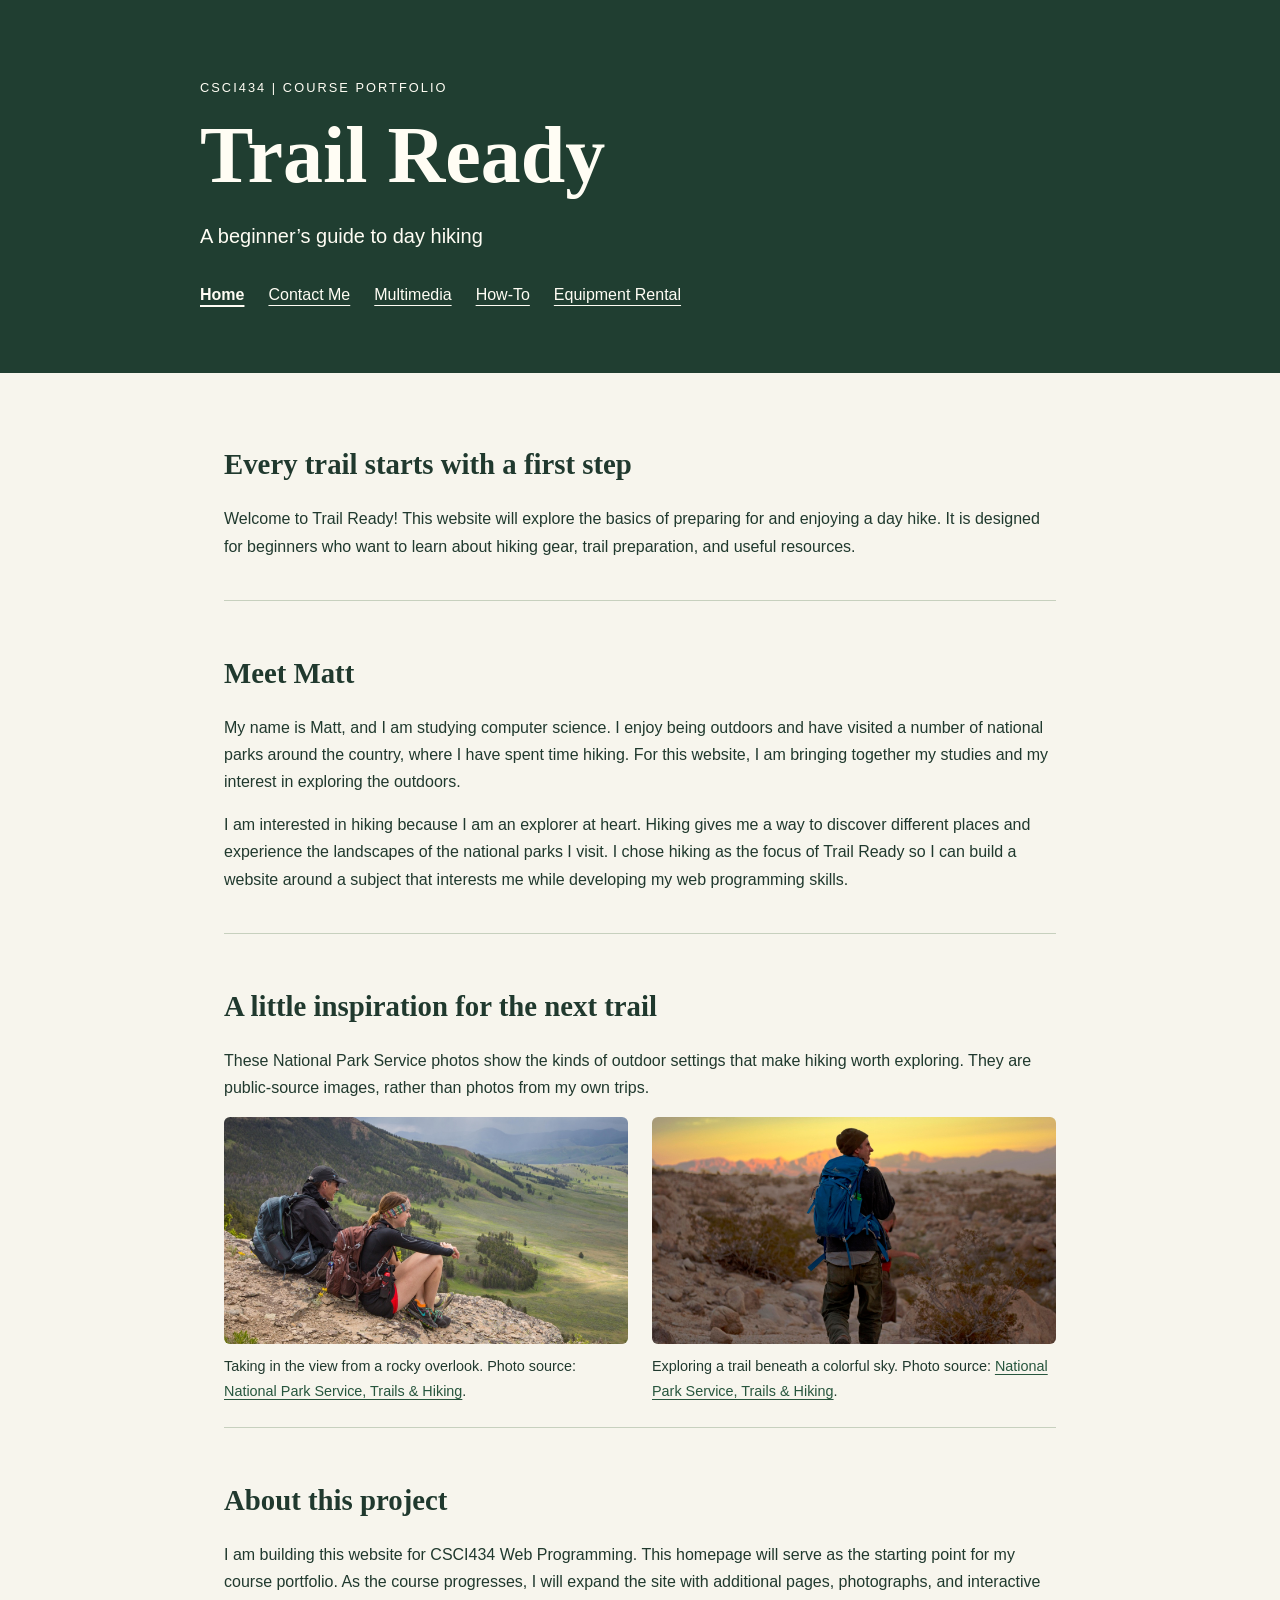
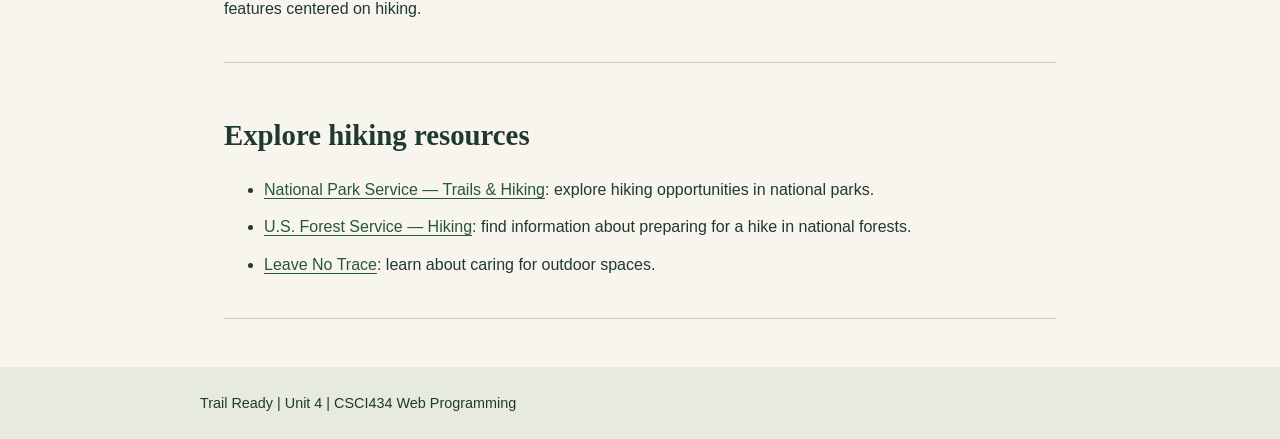
<file: index.html>
<!DOCTYPE html>
<html lang="en">
<head>
  <meta charset="UTF-8">
  <meta name="viewport" content="width=device-width, initial-scale=1.0">
  <meta name="description" content="Trail Ready: a beginner day-hiking website and CSCI434 course portfolio.">
  <title>Trail Ready | Day Hiking for Beginners</title>
  <link rel="stylesheet" href="styles.css">
</head>
<body>
  <header>
    <div class="container">
      <p class="label">CSCI434 | Course Portfolio</p>
      <h1>Trail Ready</h1>
      <p class="subtitle">A beginner’s guide to day hiking</p>
      <nav aria-label="Main navigation">
        <a href="index.html" aria-current="page">Home</a>
        <a href="contact.html">Contact Me</a>
        <a href="multimedia.html">Multimedia</a>
        <a href="howto.html">How-To</a>
        <a href="rental.html">Equipment Rental</a>
      </nav>
    </div>
  </header>
  <main class="container">
    <section id="welcome">
      <h2>Every trail starts with a first step</h2>
      <p>Welcome to Trail Ready! This website will explore the basics of preparing for and enjoying a day hike. It is designed for beginners who want to learn about hiking gear, trail preparation, and useful resources.</p>
    </section>
    <section id="about">
      <h2>Meet Matt</h2>
      <p>My name is Matt, and I am studying computer science. I enjoy being outdoors and have visited a number of national parks around the country, where I have spent time hiking. For this website, I am bringing together my studies and my interest in exploring the outdoors.</p>
      <p>I am interested in hiking because I am an explorer at heart. Hiking gives me a way to discover different places and experience the landscapes of the national parks I visit. I chose hiking as the focus of Trail Ready so I can build a website around a subject that interests me while developing my web programming skills.</p>
    </section>
    <section id="photos">
      <h2>A little inspiration for the next trail</h2>
      <p>These National Park Service photos show the kinds of outdoor settings that make hiking worth exploring. They are public-source images, rather than photos from my own trips.</p>
      <div class="photo-grid">
        <figure>
          <img src="images/hiking-overlook.jpg" alt="Two hikers with backpacks sit on a rocky overlook above green hills." width="5760" height="3240">
          <figcaption>Taking in the view from a rocky overlook. Photo source: <a href="https://www.nps.gov/subjects/trails/index.htm">National Park Service, Trails &amp; Hiking</a>.</figcaption>
        </figure>
        <figure>
          <img src="images/hiker-sunset.jpg" alt="A hiker carrying a blue backpack walks along a trail with sunlit cliffs in the distance." width="5888" height="3312" loading="lazy">
          <figcaption>Exploring a trail beneath a colorful sky. Photo source: <a href="https://www.nps.gov/subjects/trails/index.htm">National Park Service, Trails &amp; Hiking</a>.</figcaption>
        </figure>
      </div>
    </section>
    <section id="project">
      <h2>About this project</h2>
      <p>I am building this website for CSCI434 Web Programming. This homepage will serve as the starting point for my course portfolio. As the course progresses, I will expand the site with additional pages, photographs, and interactive features centered on hiking.</p>
    </section>
    <section id="resources">
      <h2>Explore hiking resources</h2>
      <ul>
        <li><a href="https://www.nps.gov/subjects/trails/index.htm">National Park Service — Trails &amp; Hiking</a>: explore hiking opportunities in national parks.</li>
        <li><a href="https://www.fs.usda.gov/visit/know-before-you-go/hiking">U.S. Forest Service — Hiking</a>: find information about preparing for a hike in national forests.</li>
        <li><a href="https://lnt.org/">Leave No Trace</a>: learn about caring for outdoor spaces.</li>
      </ul>
    </section>
  </main>
  <footer><div class="container">Trail Ready | Unit 4 | CSCI434 Web Programming</div></footer>
</body>
</html>
</file>
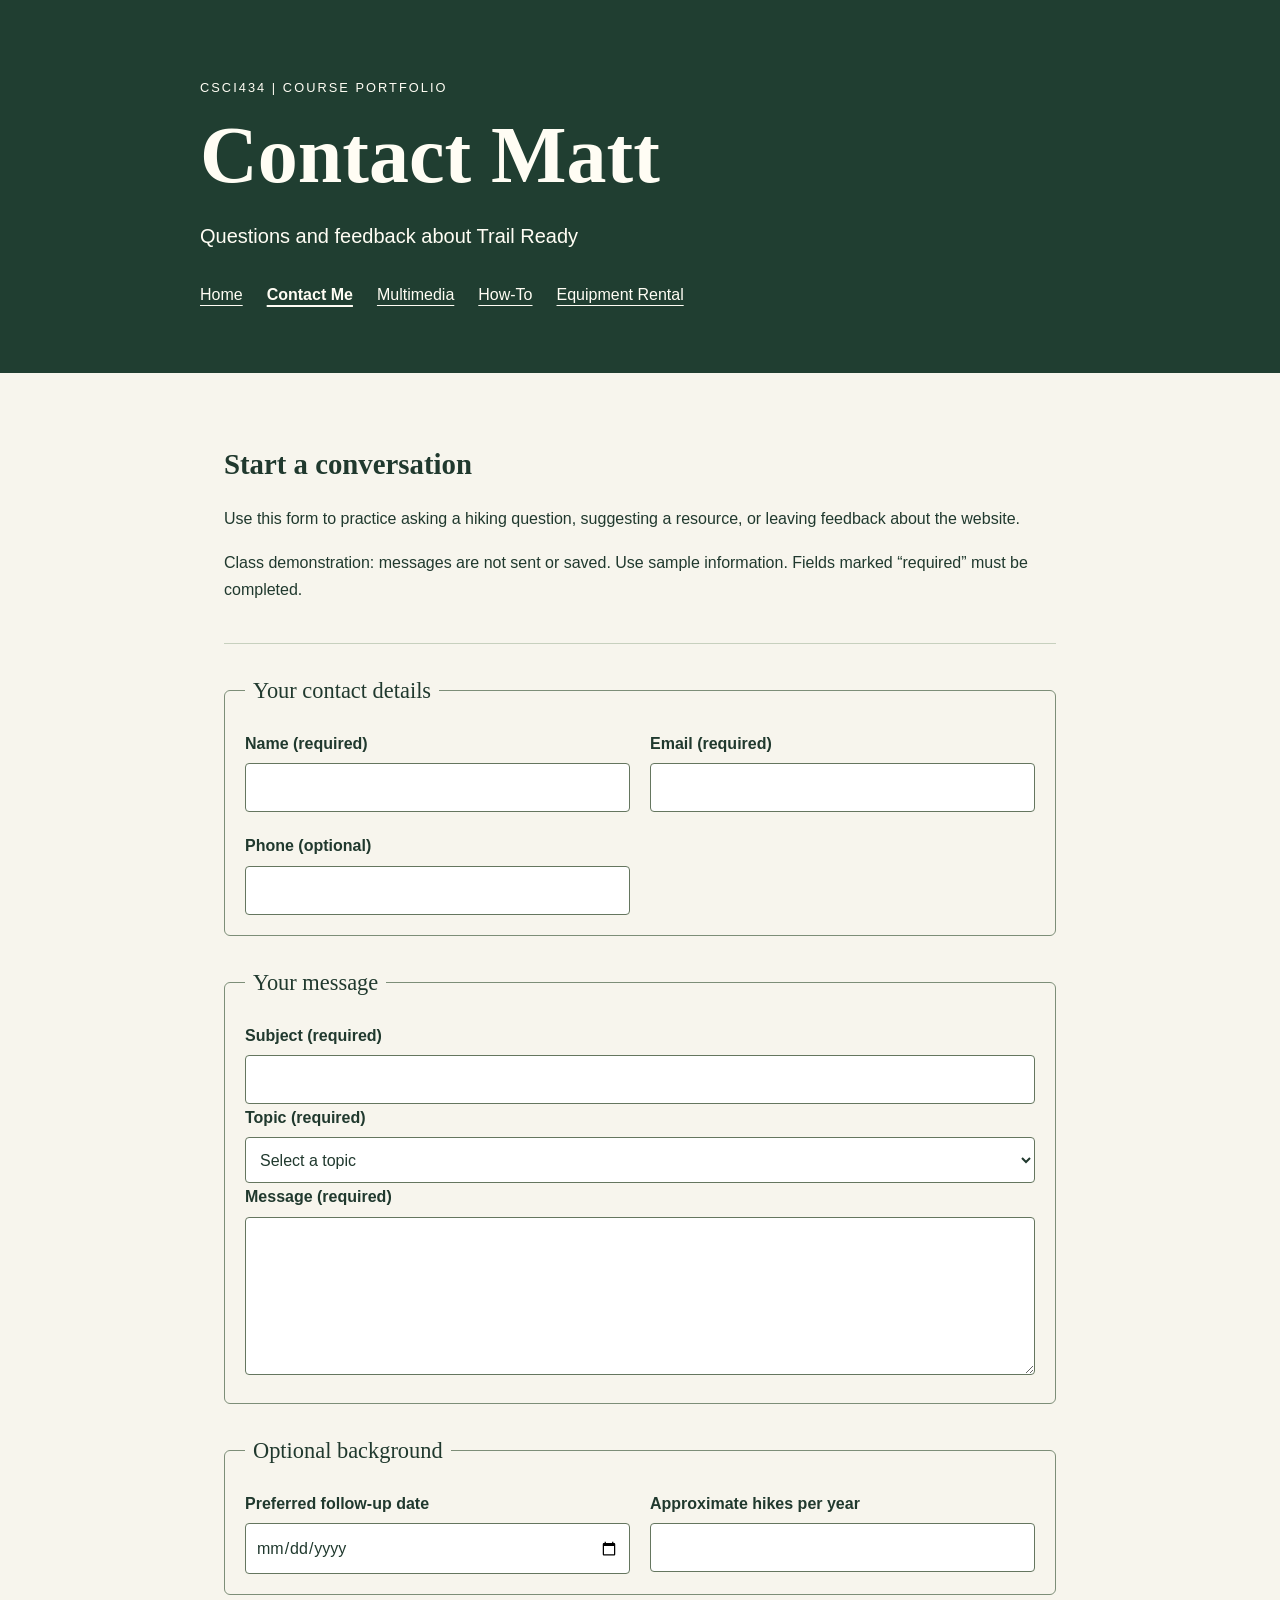
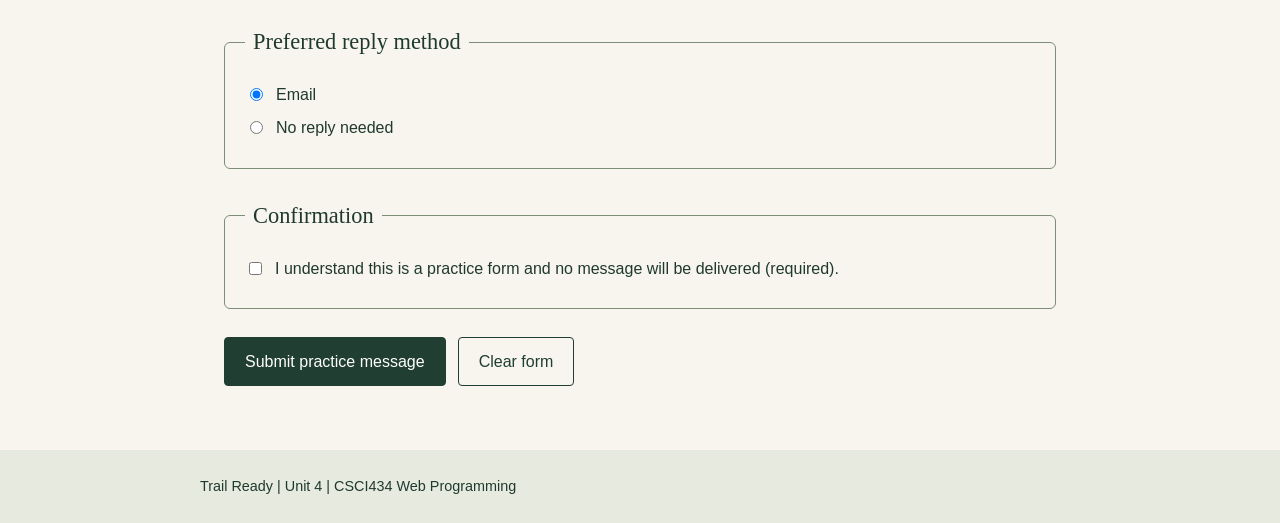
<file: contact.html>
<!DOCTYPE html>
<html lang="en">
<head>
  <meta charset="UTF-8">
  <meta name="viewport" content="width=device-width, initial-scale=1.0">
  <meta name="description" content="Contact Matt with questions or feedback about Trail Ready.">
  <title>Contact Matt | Trail Ready</title>
  <link rel="stylesheet" href="styles.css">
</head>
<body>
  <header>
    <div class="container">
      <p class="label">CSCI434 | Course Portfolio</p>
      <h1>Contact Matt</h1>
      <p class="subtitle">Questions and feedback about Trail Ready</p>
      <nav aria-label="Main navigation">
        <a href="index.html">Home</a>
        <a href="contact.html" aria-current="page">Contact Me</a>
        <a href="multimedia.html">Multimedia</a>
        <a href="howto.html">How-To</a>
        <a href="rental.html">Equipment Rental</a>
      </nav>
    </div>
  </header>
  <main class="container">
    <section aria-labelledby="contact-introduction">
      <h2 id="contact-introduction">Start a conversation</h2>
      <p>Use this form to practice asking a hiking question, suggesting a resource, or leaving feedback about the website.</p>
      <p id="demo-notice">Class demonstration: messages are not sent or saved. Use sample information. Fields marked “required” must be completed.</p>
    </section>
    <form id="contact-form" aria-describedby="demo-notice">
      <fieldset>
        <legend>Your contact details</legend>
        <div class="form-grid">
          <div><label for="contact-name">Name (required)</label><input id="contact-name" name="name" type="text" autocomplete="name" maxlength="100" required></div>
          <div><label for="contact-email">Email (required)</label><input id="contact-email" name="email" type="email" autocomplete="email" required></div>
          <div><label for="contact-phone">Phone (optional)</label><input id="contact-phone" name="phone" type="tel" autocomplete="tel"></div>
        </div>
      </fieldset>
      <fieldset>
        <legend>Your message</legend>
        <label for="contact-subject">Subject (required)</label>
        <input id="contact-subject" name="subject" type="text" maxlength="150" required>
        <label for="contact-topic">Topic (required)</label>
        <select id="contact-topic" name="topic" required><option value="">Select a topic</option><option value="hiking">Hiking question</option><option value="resource">Resource suggestion</option><option value="feedback">Website feedback</option><option value="other">Other</option></select>
        <label for="contact-message">Message (required)</label>
        <textarea id="contact-message" name="message" rows="5" maxlength="2000" required></textarea>
      </fieldset>
      <fieldset>
        <legend>Optional background</legend>
        <div class="form-grid">
          <div id="follow-up-date"><label for="contact-date">Preferred follow-up date</label><input id="contact-date" name="followUpDate" type="date"></div>
          <div><label for="contact-hikes">Approximate hikes per year</label><input id="contact-hikes" name="hikesPerYear" type="number" min="0" max="366" step="1"></div>
        </div>
      </fieldset>
      <fieldset>
        <legend>Preferred reply method</legend>
        <label class="choice" for="reply-email"><input id="reply-email" name="replyMethod" type="radio" value="email" checked> Email</label>
        <label class="choice" for="reply-none"><input id="reply-none" name="replyMethod" type="radio" value="none"> No reply needed</label>
      </fieldset>
      <fieldset>
        <legend>Confirmation</legend>
        <label class="choice" for="contact-confirm"><input id="contact-confirm" name="confirmation" type="checkbox" required> I understand this is a practice form and no message will be delivered (required).</label>
      </fieldset>
      <div class="form-actions"><button id="contact-submit" type="submit" disabled>Submit practice message</button><button type="reset" class="secondary">Clear form</button></div>
      <noscript><p>Enable JavaScript to check the practice form. Sending messages is unavailable in this demonstration.</p></noscript>
      <p id="contact-status" role="status" aria-live="polite"></p>
    </form>
  </main>
  <footer><div class="container">Trail Ready | Unit 4 | CSCI434 Web Programming</div></footer>
  <script>
    const contactForm = document.querySelector('#contact-form');
    const contactStatus = document.querySelector('#contact-status');
    const emailReply = document.querySelector('#reply-email');
    const noReply = document.querySelector('#reply-none');
    const followUpDateGroup = document.querySelector('#follow-up-date');
    const followUpDate = document.querySelector('#contact-date');
    function updateFollowUpDate() {
      if (emailReply.checked) {
        followUpDateGroup.hidden = false;
        followUpDate.disabled = false;
      } else {
        followUpDateGroup.hidden = true;
        followUpDate.disabled = true;
        followUpDate.value = '';
      }
    }
    emailReply.addEventListener('change', updateFollowUpDate);
    noReply.addEventListener('change', updateFollowUpDate);
    updateFollowUpDate();
    contactForm.addEventListener('submit', function (event) {
      event.preventDefault();
      contactStatus.textContent = 'Your practice form is complete. No message was sent or saved.';
    });
    contactForm.addEventListener('reset', function () {
      contactStatus.textContent = '';
      setTimeout(updateFollowUpDate, 0);
    });
    contactForm.addEventListener('input', function () { contactStatus.textContent = ''; });
    contactForm.addEventListener('change', function () { contactStatus.textContent = ''; });
    document.querySelector('#contact-submit').disabled = false;
  </script>
</body>
</html>
</file>
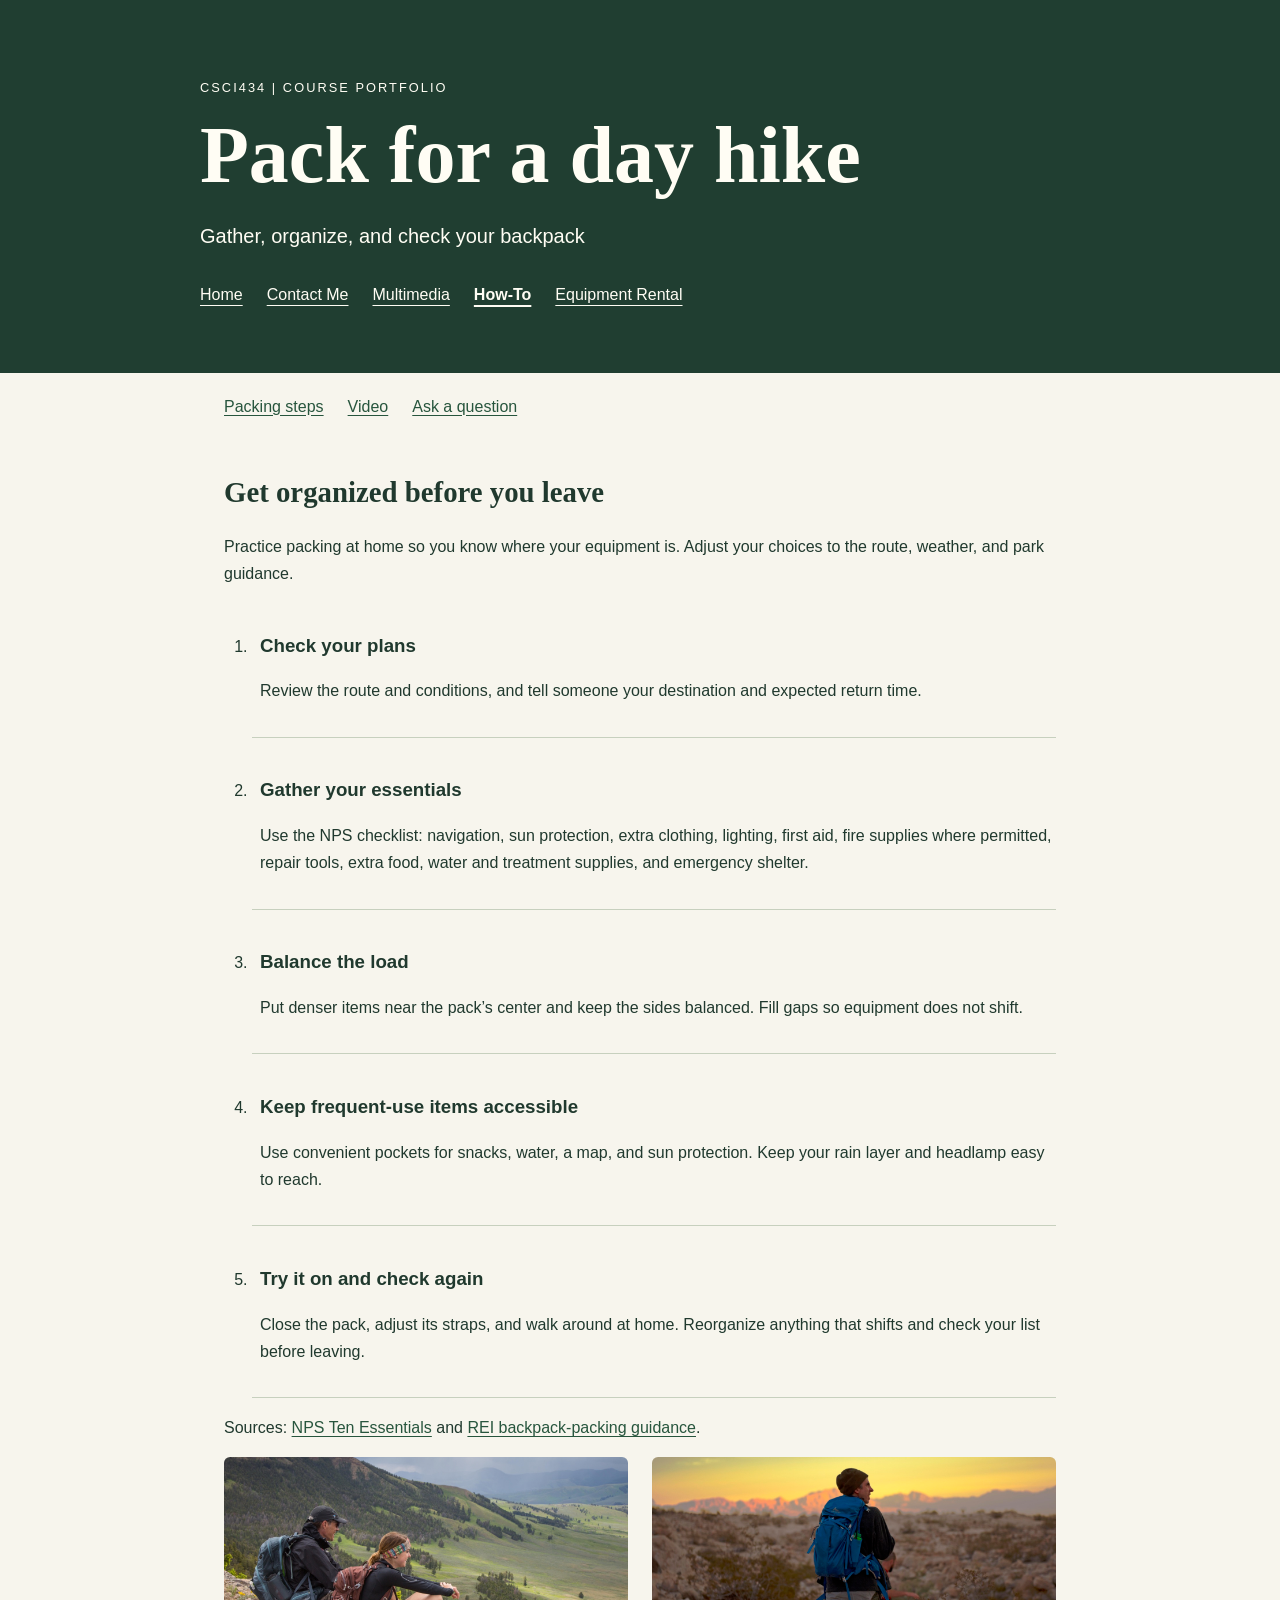
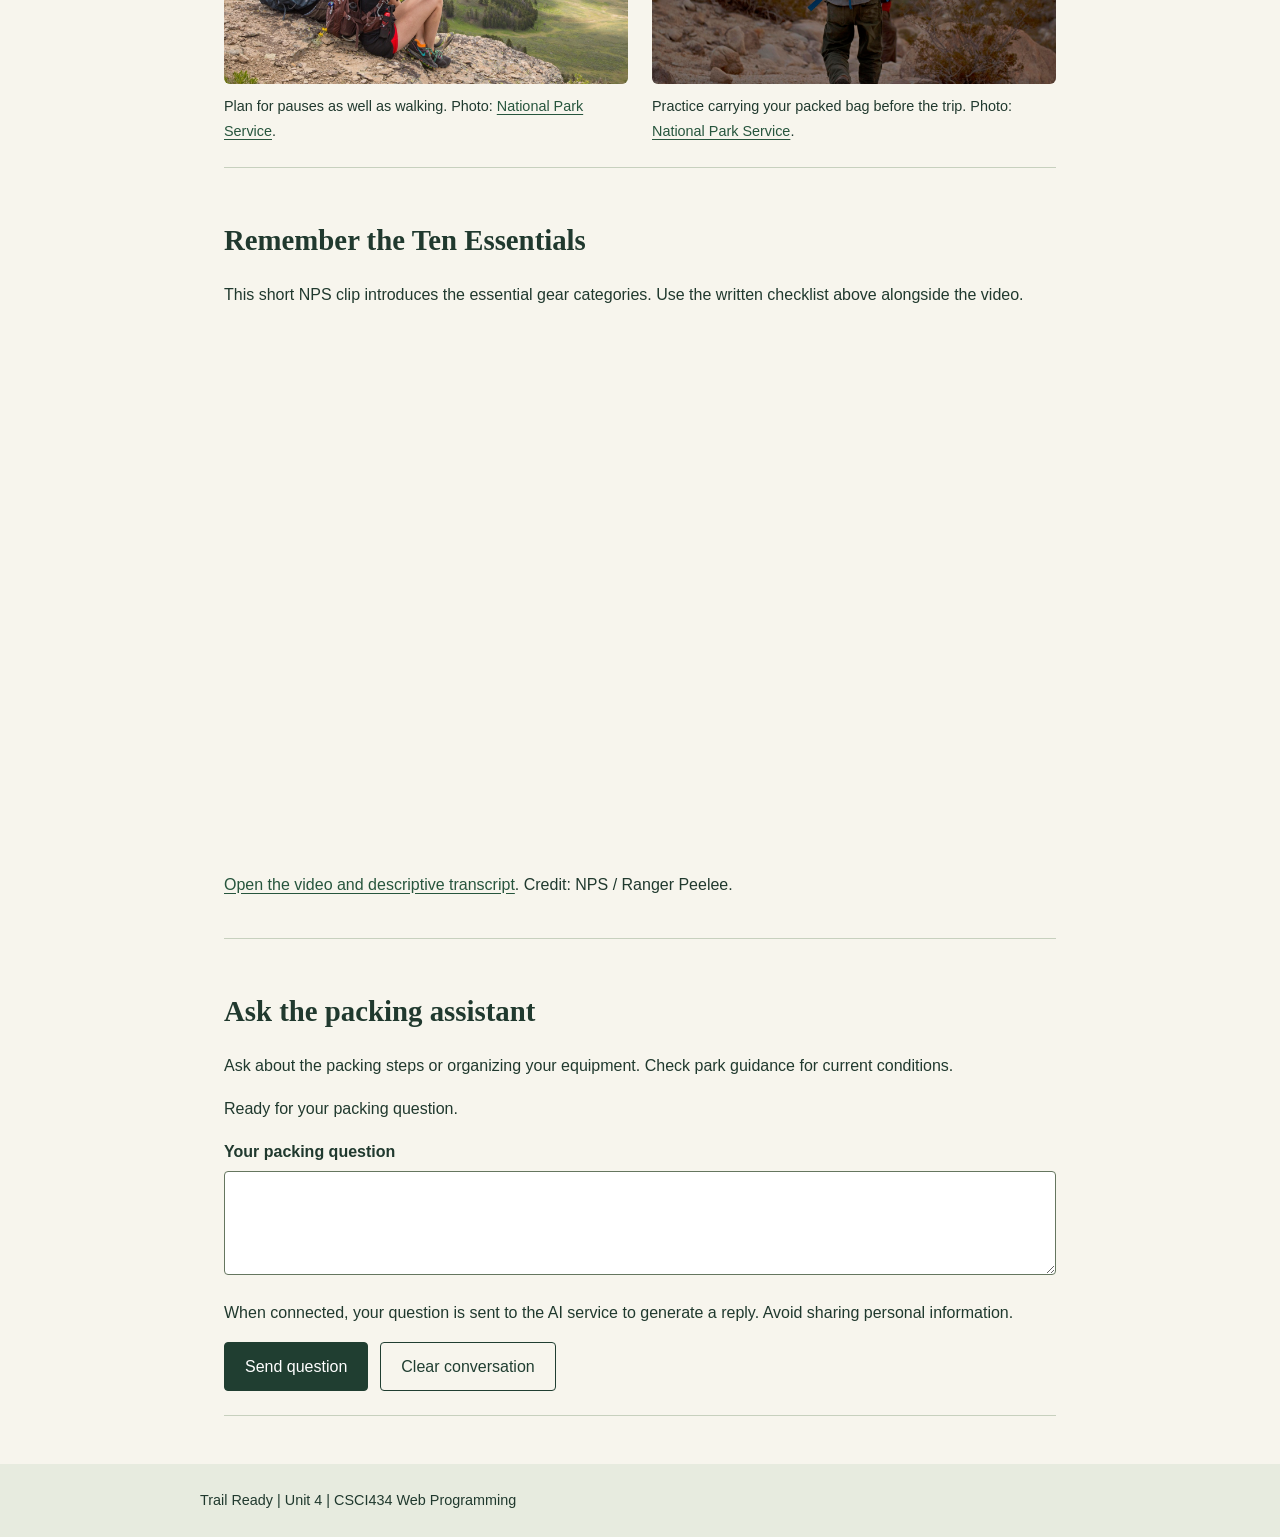
<file: howto.html>
<!DOCTYPE html>
<html lang="en">
<head>
  <meta charset="UTF-8">
  <meta name="viewport" content="width=device-width, initial-scale=1.0">
  <meta name="description" content="Learn a simple process for organizing a day-hike backpack, with photos, video, and a packing assistant.">
  <title>Pack a Day-Hike Backpack | Trail Ready</title>
  <link rel="stylesheet" href="styles.css">
  <script src="chatbot.js" defer></script>
</head>
<body>
  <header>
    <div class="container">
      <p class="label">CSCI434 | Course Portfolio</p>
      <h1>Pack for a day hike</h1>
      <p class="subtitle">Gather, organize, and check your backpack</p>
      <nav aria-label="Main navigation">
        <a href="index.html">Home</a>
        <a href="contact.html">Contact Me</a>
        <a href="multimedia.html">Multimedia</a>
        <a href="howto.html" aria-current="page">How-To</a>
        <a href="rental.html">Equipment Rental</a>
      </nav>
    </div>
  </header>
  <main class="container">
    <nav class="section-nav" aria-label="On this page"><a href="#packing-steps">Packing steps</a><a href="#packing-video">Video</a><a href="#packing-assistant">Ask a question</a></nav>
    <section id="packing-steps" aria-labelledby="steps-heading">
      <h2 id="steps-heading">Get organized before you leave</h2>
      <p>Practice packing at home so you know where your equipment is. Adjust your choices to the route, weather, and park guidance.</p>
      <ol class="packing-steps">
        <li><h3>Check your plans</h3><p>Review the route and conditions, and tell someone your destination and expected return time.</p></li>
        <li><h3>Gather your essentials</h3><p>Use the NPS checklist: navigation, sun protection, extra clothing, lighting, first aid, fire supplies where permitted, repair tools, extra food, water and treatment supplies, and emergency shelter.</p></li>
        <li><h3>Balance the load</h3><p>Put denser items near the pack’s center and keep the sides balanced. Fill gaps so equipment does not shift.</p></li>
        <li><h3>Keep frequent-use items accessible</h3><p>Use convenient pockets for snacks, water, a map, and sun protection. Keep your rain layer and headlamp easy to reach.</p></li>
        <li><h3>Try it on and check again</h3><p>Close the pack, adjust its straps, and walk around at home. Reorganize anything that shifts and check your list before leaving.</p></li>
      </ol>
      <p>Sources: <a href="https://www.nps.gov/articles/10essentials.htm">NPS Ten Essentials</a> and <a href="https://www.rei.com/learn/expert-advice/loading-backpack.html">REI backpack-packing guidance</a>.</p>
      <div class="photo-grid">
        <figure><img src="images/hiking-overlook.jpg" alt="Two hikers wearing backpacks rest on a rocky overlook above green hills." loading="lazy"><figcaption>Plan for pauses as well as walking. Photo: <a href="https://www.nps.gov/subjects/trails/index.htm">National Park Service</a>.</figcaption></figure>
        <figure><img src="images/hiker-sunset.jpg" alt="A hiker carries a blue backpack along a trail with cliffs in the distance." loading="lazy"><figcaption>Practice carrying your packed bag before the trip. Photo: <a href="https://www.nps.gov/subjects/trails/index.htm">National Park Service</a>.</figcaption></figure>
      </div>
    </section>
    <section id="packing-video" aria-labelledby="video-heading">
      <h2 id="video-heading">Remember the Ten Essentials</h2>
      <p>This short NPS clip introduces the essential gear categories. Use the written checklist above alongside the video.</p>
      <iframe class="hiking-video" src="https://www.nps.gov/media/video/embed.htm?id=7686DEED-53E1-4FDC-A703-B135F07DE5AF" title="National Park Service Ten Essentials video" loading="lazy" allowfullscreen></iframe>
      <p><a href="https://www.nps.gov/media/video/view.htm?id=7686DEED-53E1-4FDC-A703-B135F07DE5AF">Open the video and descriptive transcript</a>. Credit: NPS / Ranger Peelee.</p>
    </section>
    <section id="packing-assistant" aria-labelledby="assistant-heading">
      <h2 id="assistant-heading">Ask the packing assistant</h2>
      <p>Ask about the packing steps or organizing your equipment. Check park guidance for current conditions.</p>
      <p id="chat-status" role="status">Loading the packing assistant…</p>
      <div id="chat-messages" class="chat-messages" role="log" aria-label="Packing conversation" aria-live="polite" aria-relevant="additions text"></div>
      <form id="chat-form" data-endpoint="https://trail-ready-chat.matt-s-colombo.workers.dev/">
        <label for="chat-question">Your packing question</label>
        <textarea id="chat-question" name="question" rows="3" maxlength="1000" required disabled></textarea>
        <p>When connected, your question is sent to the AI service to generate a reply. Avoid sharing personal information.</p>
        <div class="form-actions"><button id="chat-send" type="submit" disabled>Send question</button><button id="chat-clear" type="button" class="secondary">Clear conversation</button></div>
      </form>
      <noscript><p>Enable JavaScript to use the packing assistant.</p></noscript>
    </section>
  </main>
  <footer><div class="container">Trail Ready | Unit 4 | CSCI434 Web Programming</div></footer>
</body>
</html>
</file>
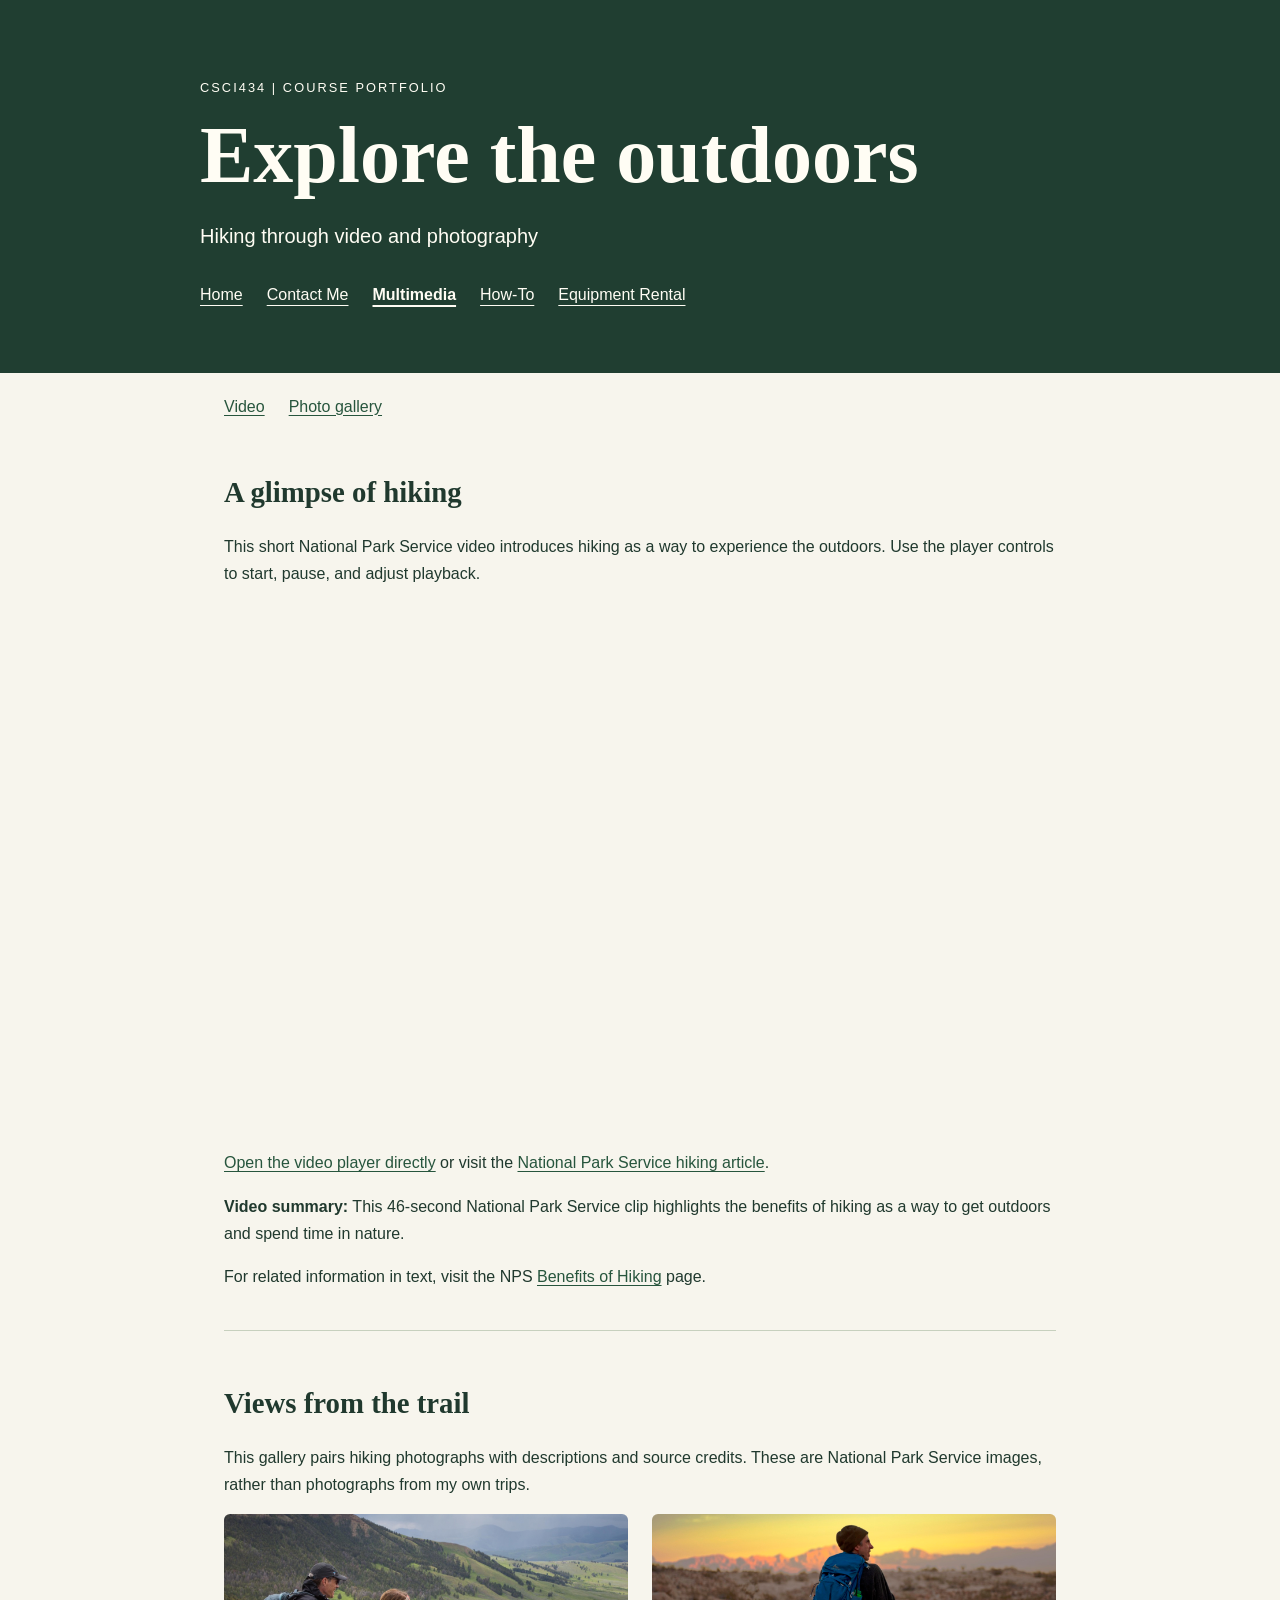
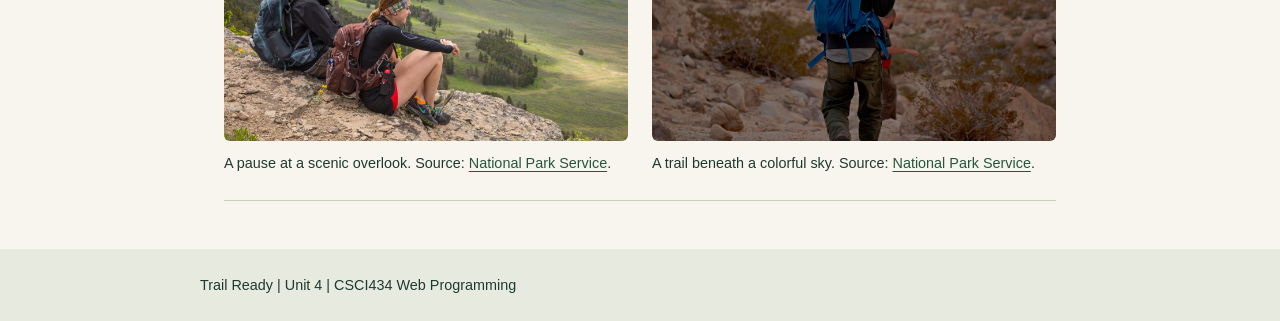
<file: multimedia.html>
<!DOCTYPE html>
<html lang="en">
<head>
  <meta charset="UTF-8">
  <meta name="viewport" content="width=device-width, initial-scale=1.0">
  <meta name="description" content="Explore day hiking through a National Park Service video and hiking photo gallery.">
  <title>Hiking Multimedia | Trail Ready</title>
  <link rel="stylesheet" href="styles.css">
</head>
<body>
  <header>
    <div class="container">
      <p class="label">CSCI434 | Course Portfolio</p>
      <h1>Explore the outdoors</h1>
      <p class="subtitle">Hiking through video and photography</p>
      <nav aria-label="Main navigation">
        <a href="index.html">Home</a>
        <a href="contact.html">Contact Me</a>
        <a href="multimedia.html" aria-current="page">Multimedia</a>
        <a href="howto.html">How-To</a>
        <a href="rental.html">Equipment Rental</a>
      </nav>
    </div>
  </header>
  <main class="container">
    <nav class="section-nav" aria-label="On this page">
      <a href="#hiking-video">Video</a>
      <a href="#hiking-gallery">Photo gallery</a>
    </nav>
    <section id="hiking-video" aria-labelledby="video-heading">
      <h2 id="video-heading">A glimpse of hiking</h2>
      <p>This short National Park Service video introduces hiking as a way to experience the outdoors. Use the player controls to start, pause, and adjust playback.</p>
      <iframe class="hiking-video" src="https://www.nps.gov/media/video/embed.htm?id=5D418D92-1DD8-B71B-0B5A1DCDADA01539" title="National Park Service video introducing the benefits of hiking" loading="lazy" allowfullscreen></iframe>
      <p><a href="https://www.nps.gov/media/video/embed.htm?id=5D418D92-1DD8-B71B-0B5A1DCDADA01539">Open the video player directly</a> or visit the <a href="https://www.nps.gov/articles/000/hiking.htm">National Park Service hiking article</a>.</p>
      <p><strong>Video summary:</strong> This 46-second National Park Service clip highlights the benefits of hiking as a way to get outdoors and spend time in nature.</p>
      <p>For related information in text, visit the NPS <a href="https://www.nps.gov/subjects/trails/benefits-of-hiking.htm">Benefits of Hiking</a> page.</p>
    </section>
    <section id="hiking-gallery" aria-labelledby="gallery-heading">
      <h2 id="gallery-heading">Views from the trail</h2>
      <p>This gallery pairs hiking photographs with descriptions and source credits. These are National Park Service images, rather than photographs from my own trips.</p>
      <div class="photo-grid">
        <figure>
          <img src="images/hiking-overlook.jpg" alt="Two hikers with backpacks sit on a rocky overlook above rolling green hills." width="1400" height="788" loading="lazy">
          <figcaption>A pause at a scenic overlook. Source: <a href="https://www.nps.gov/subjects/trails/index.htm">National Park Service</a>.</figcaption>
        </figure>
        <figure>
          <img src="images/hiker-sunset.jpg" alt="A hiker with a blue backpack walks along a trail with sunlit cliffs in the distance." width="1400" height="788" loading="lazy">
          <figcaption>A trail beneath a colorful sky. Source: <a href="https://www.nps.gov/subjects/trails/index.htm">National Park Service</a>.</figcaption>
        </figure>
      </div>
    </section>
  </main>
  <footer><div class="container">Trail Ready | Unit 4 | CSCI434 Web Programming</div></footer>
</body>
</html>
</file>
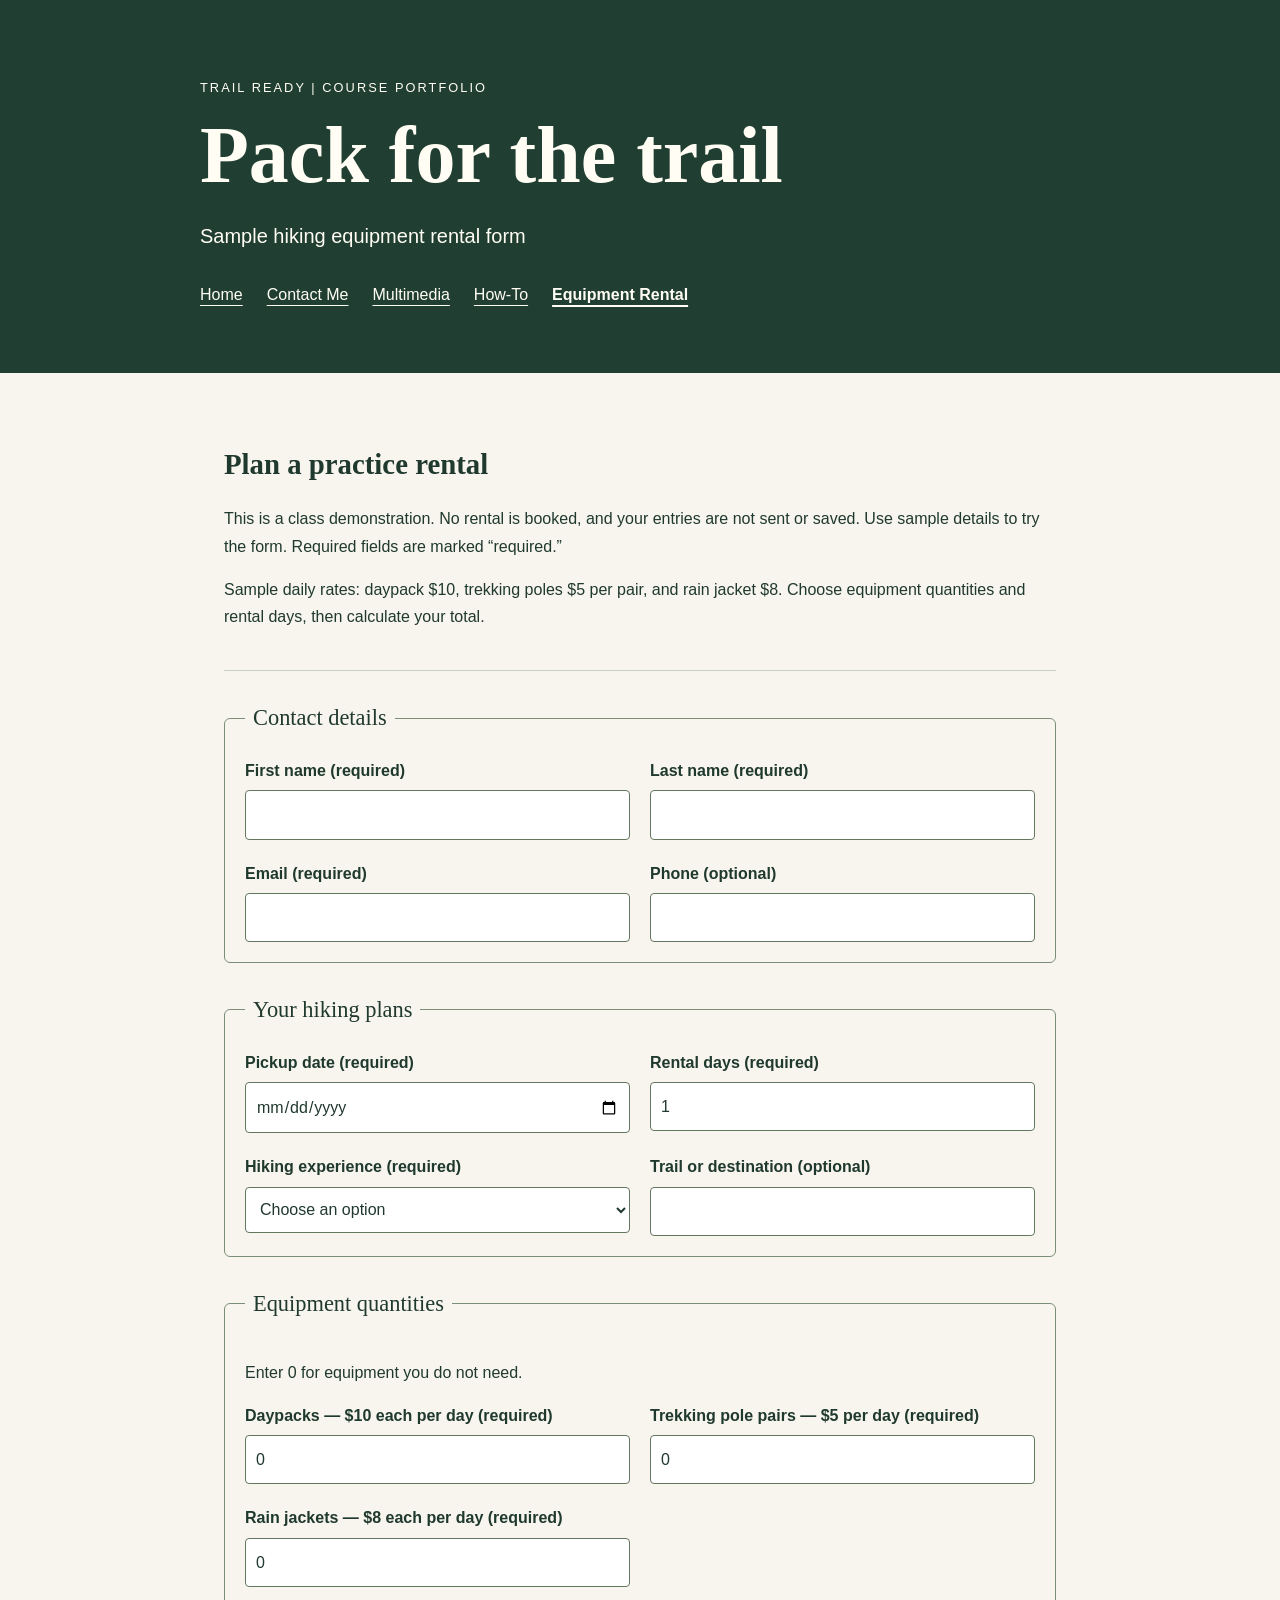
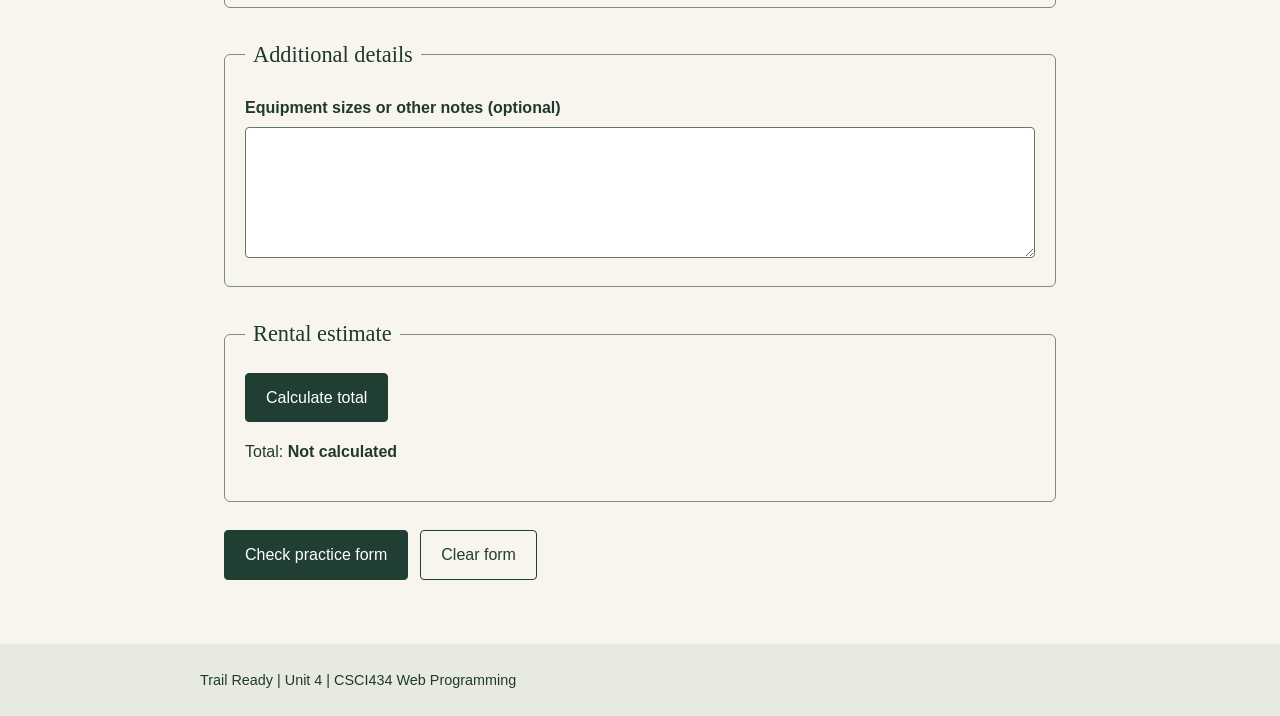
<file: rental.html>
<!DOCTYPE html>
<html lang="en">
<head>
  <meta charset="UTF-8">
  <meta name="viewport" content="width=device-width, initial-scale=1.0">
  <meta name="description" content="Practice hiking equipment rental form for the Trail Ready course project.">
  <title>Equipment Rental Form | Trail Ready</title>
  <link rel="stylesheet" href="styles.css">
</head>
<body>
  <header>
    <div class="container">
      <p class="label">Trail Ready | Course Portfolio</p>
      <h1>Pack for the trail</h1>
      <p class="subtitle">Sample hiking equipment rental form</p>
      <nav aria-label="Main navigation">
        <a href="index.html">Home</a>
        <a href="contact.html">Contact Me</a>
        <a href="multimedia.html">Multimedia</a>
        <a href="howto.html">How-To</a>
        <a href="rental.html" aria-current="page">Equipment Rental</a>
      </nav>
    </div>
  </header>
  <main class="container">
    <section>
      <h2>Plan a practice rental</h2>
      <p>This is a class demonstration. No rental is booked, and your entries are not sent or saved. Use sample details to try the form. Required fields are marked “required.”</p>
      <p>Sample daily rates: daypack $10, trekking poles $5 per pair, and rain jacket $8. Choose equipment quantities and rental days, then calculate your total.</p>
    </section>
    <form id="rental-form">
      <fieldset>
        <legend>Contact details</legend>
        <div class="form-grid">
          <div><label for="first-name">First name (required)</label><input id="first-name" name="firstName" type="text" autocomplete="given-name" maxlength="60" required></div>
          <div><label for="last-name">Last name (required)</label><input id="last-name" name="lastName" type="text" autocomplete="family-name" maxlength="60" required></div>
          <div><label for="email">Email (required)</label><input id="email" name="email" type="email" autocomplete="email" required></div>
          <div><label for="phone">Phone (optional)</label><input id="phone" name="phone" type="tel" autocomplete="tel"></div>
        </div>
      </fieldset>
      <fieldset>
        <legend>Your hiking plans</legend>
        <div class="form-grid">
          <div><label for="pickup">Pickup date (required)</label><input id="pickup" name="pickupDate" type="date" required></div>
          <div><label for="days">Rental days (required)</label><input id="days" name="rentalDays" type="number" min="1" max="14" step="1" value="1" required></div>
          <div><label for="experience">Hiking experience (required)</label><select id="experience" name="experience" required><option value="">Choose an option</option><option value="beginner">Beginner</option><option value="occasional">Occasional hiker</option><option value="frequent">Frequent hiker</option></select></div>
          <div><label for="destination">Trail or destination (optional)</label><input id="destination" name="destination" type="text" maxlength="120"></div>
        </div>
      </fieldset>
      <fieldset>
        <legend>Equipment quantities</legend>
        <p>Enter 0 for equipment you do not need.</p>
        <div class="form-grid">
          <div><label for="daypacks">Daypacks — $10 each per day (required)</label><input id="daypacks" name="daypacks" type="number" min="0" max="20" step="1" value="0" required></div>
          <div><label for="poles">Trekking pole pairs — $5 per day (required)</label><input id="poles" name="polePairs" type="number" min="0" max="20" step="1" value="0" required></div>
          <div><label for="jackets">Rain jackets — $8 each per day (required)</label><input id="jackets" name="rainJackets" type="number" min="0" max="20" step="1" value="0" required></div>
        </div>
      </fieldset>
      <fieldset>
        <legend>Additional details</legend>
        <label for="notes">Equipment sizes or other notes (optional)</label>
        <textarea id="notes" name="notes" rows="4" maxlength="1000"></textarea>
      </fieldset>
      <fieldset>
        <legend>Rental estimate</legend>
        <div class="form-actions"><button type="button" id="calculate">Calculate total</button></div>
        <p>Total: <output id="rental-total" for="days daypacks poles jackets" aria-live="polite">Not calculated</output></p>
        <p id="calculation-status" role="status"></p>
      </fieldset>
      <div class="form-actions"><button type="submit">Check practice form</button><button type="reset" class="secondary">Clear form</button></div>
      <p id="form-status" role="status" aria-live="polite"></p>
    </form>
  </main>
  <footer><div class="container">Trail Ready | Unit 4 | CSCI434 Web Programming</div></footer>
  <script>
    const form = document.querySelector('#rental-form');
    const status = document.querySelector('#form-status');
    const totalOutput = document.querySelector('#rental-total');
    const calculationStatus = document.querySelector('#calculation-status');
    const rentalFields = ['days', 'daypacks', 'poles', 'jackets'].map(id => document.getElementById(id));
    const currency = new Intl.NumberFormat('en-US', { style: 'currency', currency: 'USD' });
    function clearEstimate() {
      totalOutput.value = 'Not calculated';
      calculationStatus.textContent = '';
    }
    document.querySelector('#calculate').addEventListener('click', function () {
      clearEstimate();
      for (const field of rentalFields) {
        if (!field.reportValidity()) return;
      }
      const [days, daypacks, poles, jackets] = rentalFields.map(field => Number(field.value));
      if (daypacks + poles + jackets === 0) {
        calculationStatus.textContent = 'Choose at least one piece of equipment to calculate a total.';
        return;
      }
      const dailyTotal = daypacks * 10 + poles * 5 + jackets * 8;
      totalOutput.value = currency.format(dailyTotal * days);
      calculationStatus.textContent = currency.format(dailyTotal) + ' per day × ' + days + (days === 1 ? ' day.' : ' days.');
    });
    rentalFields.forEach(field => {
      field.addEventListener('input', clearEstimate);
      field.addEventListener('change', clearEstimate);
    });
    form.addEventListener('submit', function (event) {
      event.preventDefault();
      const quantities = ['daypacks', 'poles', 'jackets'];
      const hasEquipment = quantities.some(id => Number(document.getElementById(id).value) > 0);
      status.textContent = hasEquipment
        ? 'Your practice form is complete. No reservation was made and no information was sent.'
        : 'Choose at least one piece of equipment by entering a quantity greater than zero.';
    });
    form.addEventListener('reset', function () { status.textContent = ''; clearEstimate(); });
    form.addEventListener('input', function () { status.textContent = ''; });
  </script>
</body>
</html>
</file>
<file: styles.css>
:root {
  --color-text: #20392e;
  --color-page: #f7f5ed;
  --color-forest: #203e31;
  --color-cream: #fffdf4;
  --color-divider: #c7d0be;
  --color-footer: #e7ebdf;
  --color-focus: #b78029;
  --color-link: #27553d;
  --color-fieldset-border: #7d8e78;
  --color-input-border: #65765f;
  --gutter: 24px;
  --control-height: 46px;
  --container-width: 880px;
}

* {
  box-sizing: border-box;
}

body {
  margin: 0;
  color: var(--color-text);
  background: var(--color-page);
  font-family: Arial, sans-serif;
  line-height: 1.7;
}

header {
  padding: 64px var(--gutter);
  background: var(--color-forest);
  color: var(--color-cream);
}

.container {
  max-width: var(--container-width);
  margin: auto;
}

.label {
  font-size: .8rem;
  letter-spacing: .16em;
  text-transform: uppercase;
}

h1 {
  margin: 12px 0;
  font-family: Georgia, serif;
  font-size: clamp(3rem, 9vw, 5rem);
  line-height: 1.1;
}

.subtitle {
  font-size: 1.25rem;
}

nav {
  margin-top: 28px;
  display: flex;
  flex-wrap: wrap;
  gap: 12px var(--gutter);
}

nav a {
  color: var(--color-cream);
  text-underline-offset: 5px;
}

main {
  padding: 20px var(--gutter) 48px;
}

section {
  padding: var(--gutter) 0;
  border-bottom: 1px solid var(--color-divider);
  scroll-margin-top: 20px;
}

h2 {
  font-family: Georgia, serif;
  font-size: 1.8rem;
  margin-bottom: 12px;
}

li {
  margin-bottom: 10px;
}


footer {
  padding: var(--gutter);
  background: var(--color-footer);
  font-size: .9rem;
}

a:focus-visible, button:focus-visible, input:focus-visible, select:focus-visible, textarea:focus-visible {
  outline: 3px solid var(--color-focus);
  outline-offset: 4px;
}


main a {
  color: var(--color-link);
  text-underline-offset: 3px;
}

fieldset {
  margin: 28px 0;
  padding: 20px;
  border: 1px solid var(--color-fieldset-border);
  border-radius: 6px;
  min-width: 0;
}

legend {
  padding: 0 8px;
  font-family: Georgia, serif;
  font-size: 1.4rem;
}

.form-grid {
  display: grid;
  grid-template-columns: repeat(2, minmax(0, 1fr));
  gap: 20px;
}

label {
  display: block;
  margin-bottom: 6px;
  font-weight: bold;
}

input, select, textarea {
  width: 100%;
  min-height: var(--control-height);
  padding: 10px;
  border: 1px solid var(--color-input-border);
  border-radius: 4px;
  background: #fff;
  color: var(--color-text);
  font: inherit;
}

textarea {
  resize: vertical;
}

.choice {
  display: flex;
  align-items: flex-start;
  gap: 10px;
  font-weight: normal;
}

.choice input {
  width: auto;
  min-height: 0;
  flex: 0 0 auto;
  margin-top: 7px;
}

button:disabled {
  opacity: .6;
  cursor: not-allowed;
}

button {
  min-height: var(--control-height);
  padding: 10px 20px;
  background: var(--color-forest);
  color: white;
  border: 1px solid var(--color-forest);
  border-radius: 4px;
  font: inherit;
  cursor: pointer;
}

.secondary {
  background: transparent;
  color: var(--color-forest);
}

.form-actions {
  display: flex;
  flex-wrap: wrap;
  gap: 12px;
}


#form-status, #rental-total {
  font-weight: bold;
}

.photo-grid {
  display: grid;
  grid-template-columns: repeat(2, minmax(0, 1fr));
  gap: var(--gutter);
}

figure {
  margin: 0;
}

figure img {
  display: block;
  width: 100%;
  height: auto;
  border-radius: 6px;
}

figcaption {
  font-size: .9rem;
  margin-top: 10px;
}

.hiking-video {
  display: block;
  width: 100%;
  aspect-ratio: 480 / 306;
  border: 0;
}

nav a[aria-current="page"] {
  font-weight: bold;
  text-decoration-thickness: 2px;
}

.section-nav {
  margin-top: 0;
}

[hidden] { display: none !important; }
.packing-steps { padding-left: 28px; }
.packing-steps > li { padding: 8px 0 16px 8px; border-bottom: 1px solid var(--color-divider); }
.packing-steps h3 { margin-bottom: 6px; }
.chat-messages { max-height: 360px; overflow-y: auto; overflow-wrap: anywhere; }
.chat-messages > p { padding: 14px; background: #fff; border: 1px solid var(--color-divider); border-radius: 6px; white-space: pre-wrap; }
button, nav a { transition: background-color .2s ease, color .2s ease; }
button:not(:disabled):hover { background: var(--color-link); color: white; }
nav a:hover { text-decoration-thickness: 3px; }
@media (prefers-reduced-motion: reduce) { button, nav a { transition: none; } }

@media (max-width: 600px) {
  header {
    padding: 40px var(--gutter);
  }

  .form-grid,
  .photo-grid {
    grid-template-columns: 1fr;
  }
}
</file>
